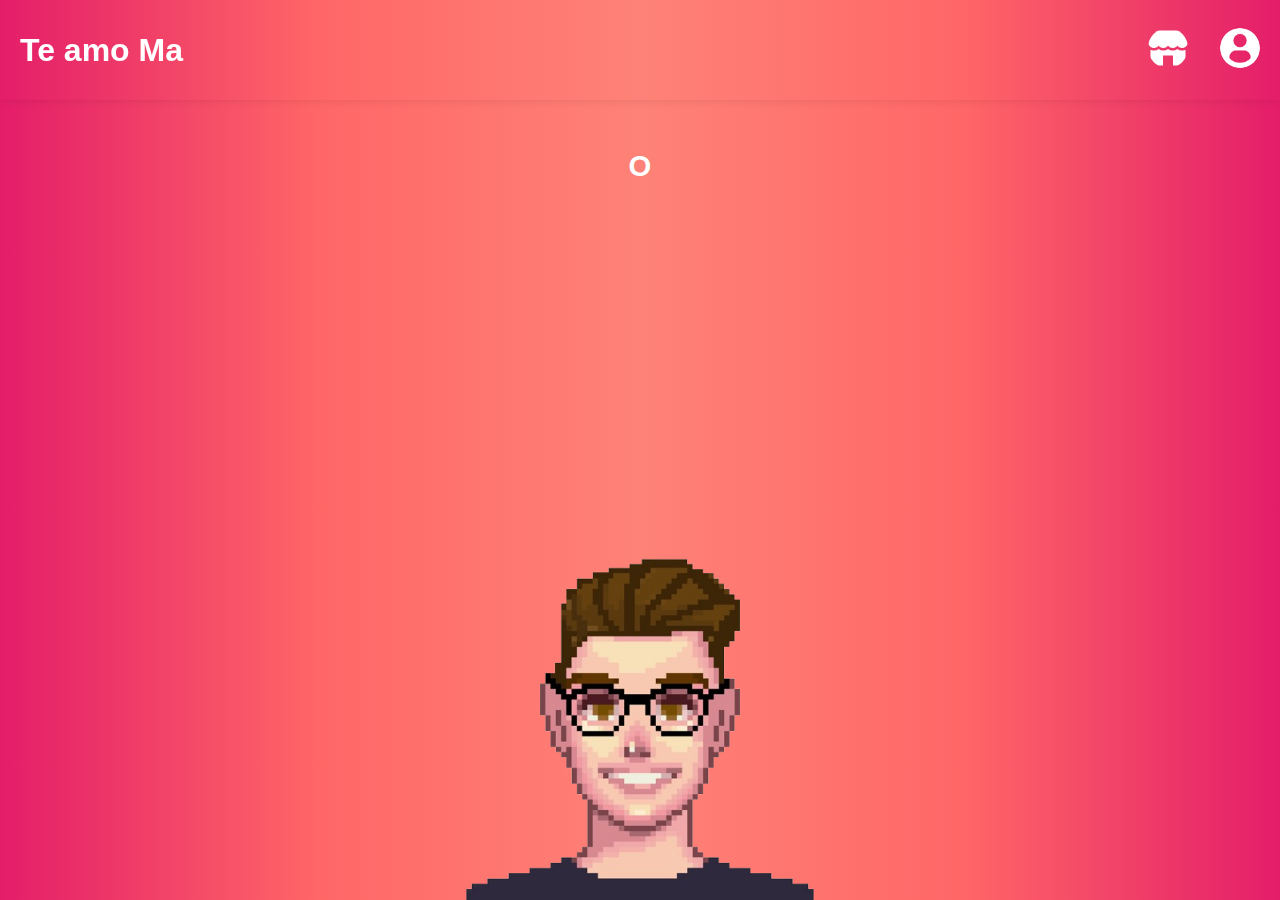
<file: index.html>
<!DOCTYPE html>
<html lang="pt-BR">
<head>
    <meta charset="UTF-8">
    <meta name="viewport" content="width=device-width, initial-scale=1.0">
    <meta http-equiv="Content-Security-Policy" content="default-src 'self'; style-src 'self' https://fonts.googleapis.com; font-src 'self' https://fonts.gstatic.com; connect-src 'self' https://backendlogindl.vercel.app;">
    <title>Home</title>
    <link rel="stylesheet" href="css/index.css">
    <link rel="shortcut icon" href="./assets/heart.png" type="image/x-icon">
    <link href="https://fonts.googleapis.com/css2?family=Roboto:wght@400;700&amp;display=swap" rel="stylesheet">
</head>
<body>
    <header>
        <input class="points" type="hidden">
        <div class="logo">
            <a href="#">
                <h1>Te amo Ma</h1>
            </a>
        </div>
        <div class="profile-icon">
            <a href="./loja.html">
                <img id="lojaNavNone" src="/assets/store.png" alt="Loja">
            </a>
            <a href="profile.html">
                <img id="profile" src="/assets/profile-user.png" alt="Ícone de Perfil">
            </a>
        </div>
    </header>
    <main>
        <section class="home">
            <div class="textos">
                <p class="typewriter"></p>
                <p class="typewriter"></p>
                <p class="typewriter"></p>
            </div>
            <div class="images-home">
                <img src="assets/avatar-big-david_NO_BG.png" alt="">
            </div>
        </section>
    </main>
    <script type="module" src="scripts/script.js"></script>
    <script src="https://cdn.jsdelivr.net/npm/sweetalert2@11"></script>
</body>
</html>
</file>
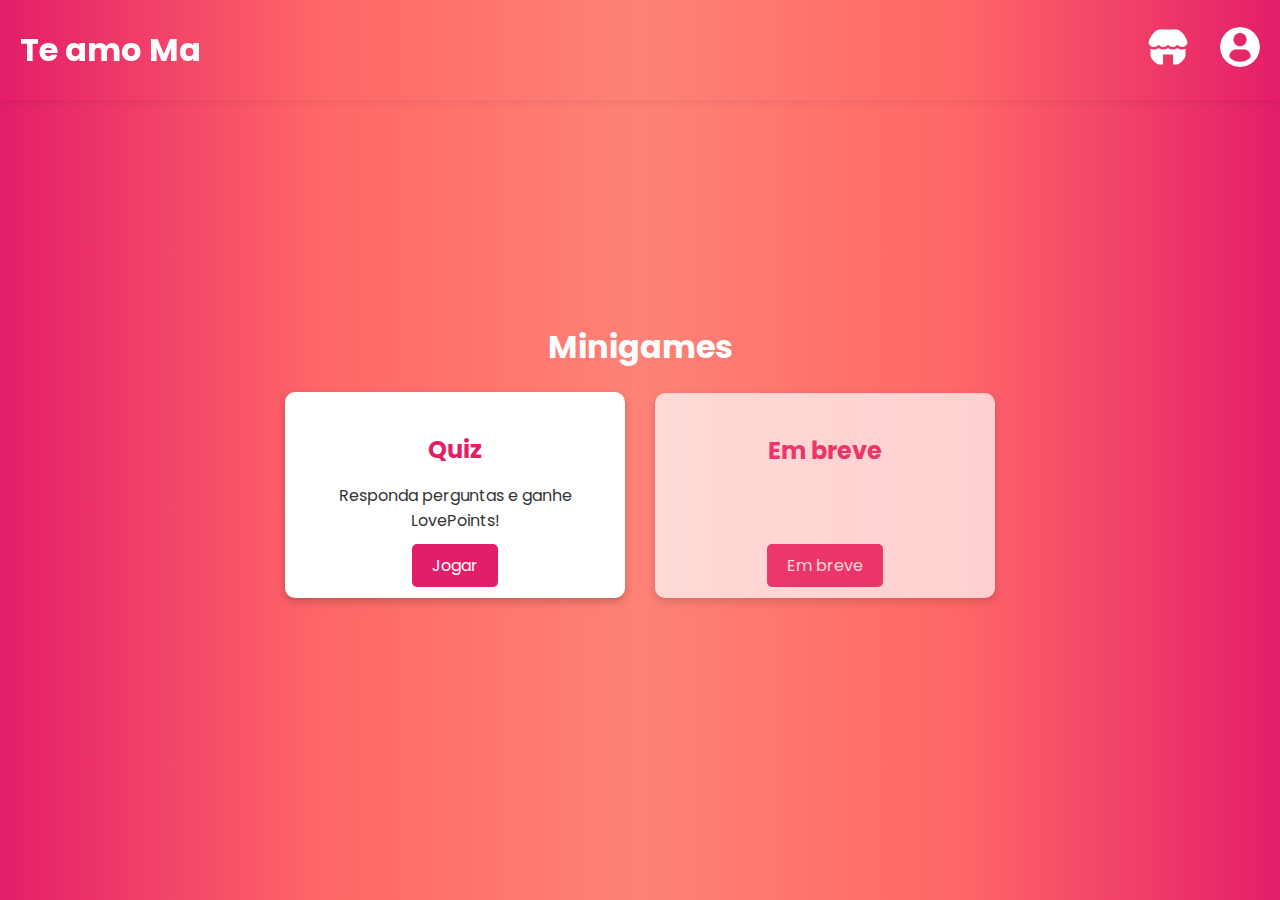
<file: como.html>
<!DOCTYPE html>
<html lang="en">
<head>
    <meta charset="UTF-8">
    <meta name="viewport" content="width=device-width, initial-scale=1.0">
    <title>Como Ganhar LovePoints</title>
    <link rel="shortcut icon" href="./assets/heart.png" type="image/x-icon">
    <link rel="stylesheet" href="./css/como.css">
</head>
<body>
    <header>
        <div class="logo">
            <a href="./index.html">
                <h1>Te amo Ma</h1>
            </a>
        </div>
        <div class="profile-icon">
            <a class="loja" href="./loja.html">
                <img id="lojaNav" src="/assets/store.png" alt="Loja">
            </a>
            <a class="profile" href="profile.html">
                <img id="profile" src="/assets/profile-user.png" alt="Ícone de Perfil">
            </a>
        </div>
    </header>
    <div class="container">
        <h1>Minigames</h1>
        <div class="games">
            <div class="card">
                <h2>Quiz</h2>
                <p>Responda perguntas e ganhe LovePoints!</p>
                <a href="quiz.html" class="button">Jogar</a>
            </div>
            <div class="card" style="opacity: 0.7;">
                <h2>Em breve</h2>
                </br>
                </br>
                </br>
                <a class="breve">Em breve</a>
            </div>
        </div>
    </div>
</body>
</html>
</file>
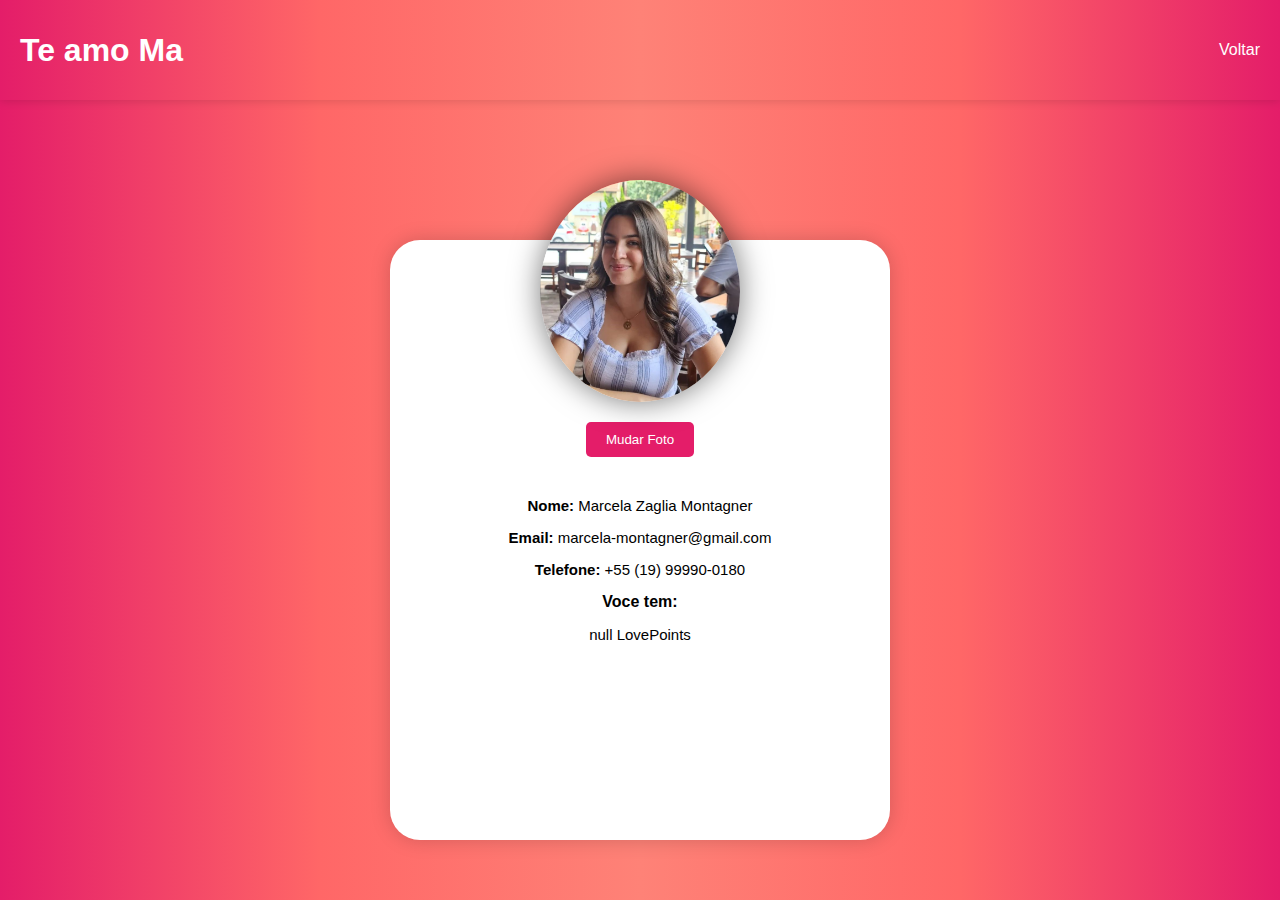
<file: profile.html>
<!DOCTYPE html>
<html lang="pt-BR">
<head>
    <meta charset="UTF-8">
    <meta name="viewport" content="width=device-width, initial-scale=1.0">
    <meta http-equiv="Content-Security-Policy" content="default-src 'self'; img-src 'self' data:; style-src 'self' https://fonts.googleapis.com; font-src 'self' https://fonts.gstatic.com; connect-src 'self' https://backendlogindl.vercel.app;">
    <title>Perfil</title>
    <link rel="stylesheet" href="./css/profile.css">
    <link rel="shortcut icon" href="./assets/heart.png" type="image/x-icon">
    <link href="https://fonts.googleapis.com/css2?family=Roboto:wght@400;700&amp;display=swap" rel="stylesheet">
</head>
<body>
    <header>
        <div class="logo">
            <a href="./index.html">
                <h1>Te amo Ma</h1>
            </a>
        </div>
        <div class="voltar">
            <a href="loja.html">
                <p>Voltar</p>
            </a>
        </div>
    </header>
    <main>
        <div class="fundo">
            <section class="profile-info">
                <div class="foto">
                    <input type="file" id="fileInput" class="fileInput">
                    <img id="profileImage" src="assets/profile_ma.png" alt="Foto de Perfil">
                    <button id="changePhotoButton">Mudar Foto</button>
                </div>
                <div class="textos">
                    <p><strong>Nome: </strong>Marcela Zaglia Montagner</p>
                    <p><strong>Email: </strong> marcela-montagner@gmail.com</p>
                    <p><strong>Telefone: </strong>+55 (19) 99990-0180</p>
                    <div class="qtdpontos">
                        <strong>Voce tem:</strong>
                        <p class="points"></p>
                    </div>
                </div>
            </section>
        </div>
    </main>
    <script type="module" src="./scripts/profile.js" nonce="2726c7f26c"></script>
</body>
</html>
</file>
<file: css/index.css>
@import url('https://fonts.googleapis.com/css2?family=Poppins:ital,wght@0,100;0,200;0,300;0,400;0,500;0,600;0,700;0,800;0,900;1,100;1,200;1,300;1,400;1,500;1,600;1,700;1,800;1,900&display=swap');

* {
  font-family: "Poppins", sans-serif;
}

body {
    margin: 0;
    padding: 0;
}

header {
    position: fixed;
    display: flex;
    align-items: center;
    justify-content: space-between;
    top: 0;
    left: 0;
    width: 100%;
    height: 6.25rem; /* 100px */
    animation: gradient 10s ease infinite;
    background: linear-gradient(90deg, #e41d69, #ff6767, #fe8277, #ff6767, #e41d69) no-repeat;
    box-shadow: 0 0 0.625rem rgba(0, 0, 0, 0.1); /* 10px */
}

.logo h1 {
    margin: 0;
    margin-left: 1.25rem; /* 20px */
    color: white;
    transition: 0.3s ease-in-out;
}

.logo h1:hover {
    opacity: 0.8;
}

.profile-icon {
    display: flex;
    align-items: center;
    margin-right: 1.25rem; /* 20px */
    gap: 2rem;
}

.profile-icon img {
    width: 2.5rem; /* 40px */
    height: 2.5rem; /* 40px */
    border-radius: 50%;
    cursor: pointer;
    filter: invert();
    opacity: 0.8;
    transition: 0.3s ease-in-out;
    opacity: 1;
}

.profile-icon img:hover {
    opacity: 0.8;
}

.home {
    color: #fff;
    width: 100vw;
    padding-top: 7.5rem; /* 120px */
}

.home p {
    font-size: 1.5rem; /* 24px */
    font-weight: 600;
}

main {
    height: 100vh;
    text-align: center;
    background: linear-gradient(90deg, #e41d69, #ff6767, #fe8277, #ff6767, #e41d69) no-repeat;
}

a {
    text-decoration: none;
    color: #fff;
}

.images-home img {
    position: fixed;
    bottom: 0;
    width: 25rem; /* 300px */
    left: 50%;
    transform: translateX(-50%);
    margin-bottom: -0.625rem; /* -10px */
    max-width: 100%; /* Adicionado para garantir que a imagem se ajuste ao tamanho da tela */
}

/* Media Queries */
@media screen and (min-width: 18.75em) and (max-width: 30em) { /* 300px - 480px */
    .header {
        height: 6.25rem; /* 100px */
        box-shadow: 0 0 0.625rem rgb(0, 0, 0); /* 10px */
    }
    .logo h1 {
        font-size: 1.5rem; /* 24px */
        margin-left: 1.5625rem; /* 25px */
    }

    .profile-icon {
        gap: 0.9375rem; /* 15px */
    }

    .profile-icon img {
        width: 1.875rem; /* 30px */
        height: 1.875rem; /* 30px */
    }

    .home {
        padding-top: 6.25rem; /* 100px */
    }

    .home .textos {
        padding-top: 1.25rem; /* 20px */
    }

    .home p {
        font-size: 1.125rem; /* 18px */
    }

    .home .images-home img {
        width: 20rem; /* 250px */
    }
}

@media (min-width: 30.0625em) and (max-width: 48em) { /* 481px - 768px */
    .header {
        height: 6.25rem; /* 100px */
    }
    .home {
        padding-top: 6.25rem; /* 100px */
    }

    .home .images-home img {
        width: 25rem; /* 300px */
    }
}

@media (min-width: 48.0625em) and (max-width: 64em) { /* 769px - 1024px */
    .home {
        padding-top: 6.875rem; /* 110px */
    }
}

@media (min-width: 64.0625em) { /* 1025px */
    .home {
        padding-top: 7.5rem; /* 120px */
    }
}

@media (min-width: 75em) { /* 1200px */
    header {
        height: 6.25rem; /* 100px */
    }

    .logo h1 {
        font-size: 2rem; /* 32px */
        margin-left: 1.25rem; /* 20px */
    }
    .home p {
        font-size: 1.25rem; /* 20px */
    }
}
</file>
<file: css/como.css>
@import url('https://fonts.googleapis.com/css2?family=Poppins:ital,wght@0,100;0,200;0,300;0,400;0,500;0,600;0,700;0,800;0,900;1,100;1,200;1,300;1,400;1,500;1,600;1,700;1,800;1,900&display=swap');

* {
  font-family: "Poppins", sans-serif;
}

body {
  margin: 0;
  padding: 0;
  display: flex;
  justify-content: center;
  align-items: center;
  height: 100vh;
  background: linear-gradient(90deg, #e41d69, #ff6767, #fe8277,#ff6767, #e41d69) no-repeat;
}

header {
  position: fixed;
  display: flex;
  align-items: center;
  justify-content: space-between;
  top: 0;
  left: 0;
  width: 100%;
  height: 100px;
  z-index: 10;
  background: linear-gradient(90deg, #e41d69, #ff6767, #fe8277,#ff6767, #e41d69) no-repeat;
  box-shadow: 0 0 10px rgba(0, 0, 0, 0.1);
}

.logo h1 {
  margin: 0;
  margin-left: 20px;
  color: white;
  transition: 0.3s ease-in-out;
}

.logo h1:hover {
  opacity: 0.8;
}

.profile-icon {
  display: flex;
  align-items: center;
  gap: 2rem;
}

.profile-icon img {
  width: 40px;
  height: 40px;
  border-radius: 50%;
  cursor: pointer;
  filter: invert();
}

.profile-icon .profile {
  margin-right: 20px;
}

.home {
  position: fixed;
  background: linear-gradient(90deg, #e41d69, #ff6767, #fe8277,#ff6767, #e41d69) no-repeat;
  color: #fff;
  width: 100vw;
}

a {
  text-decoration: none;
}

.container {
  text-align: center;
}

h1 {
  color: white;
}

.card {
  background: white;
  border-radius: 10px;
  padding: 20px;
  box-shadow: 0 4px 8px rgba(0, 0, 0, 0.2);
  width: 300px;
  margin: auto;
}

.card h2 {
  color: #e41d69;
  margin-bottom: 10px;
}

.card p {
  color: #333;
  margin-bottom: 20px;
}

.button {
  background: #e41d69;
  color: white;
  padding: 10px 20px;
  text-decoration: none;
  border-radius: 5px;
  transition: background 0.3s ease;
}

.breve {
  background: #e41d69;
  color: white;
  padding: 10px 20px;
  text-decoration: none;
  border-radius: 5px;
  transition: background 0.3s ease;
}

.button:hover {
  background: #ff6767;
}

.games {
  display: flex;
  gap: 30px;
}

@keyframes gradientAnimation {
  0% { background-position: 0% 50%; }
  50% { background-position: 100% 50%; }
  100% { background-position: 0% 50%; }
}

/* Media Queries */
@media only screen and (min-width: 300px) and (max-width: 480px) {
    .logo h1 {
      font-size: 24px;
    }
  
    .profile-icon img {
      width: 35px;
      height: 35px;
    }
  
    .card {
      width: 70%;
      padding: 15px;
    }

    .games {
        display: grid;
    }
  
    .button, .breve {
      padding: 8px 15px;
      font-size: 0.9em;
    }
  }


/* iPads, tablets (481px - 768px) */
@media only screen and (min-width: 481px) and (max-width: 768px) {
  .logo h1 {
    font-size: 24px;
  }

  .profile-icon img {
    width: 35px;
    height: 35px;
  }

  .card {
    width: 70%;
    padding: 15px;
  }

  .button, .breve {
    padding: 8px 15px;
    font-size: 0.9em;
  }
}

/* Telas pequenas, laptops (769px - 1024px) */
@media only screen and (min-width: 769px) and (max-width: 1024px) {
  header {
    height: 90px;
  }

  .logo h1 {
    font-size: 28px;
  }

  .profile-icon img {
    width: 38px;
    height: 38px;
  }

  .card {
    width: 60%;
    padding: 18px;
  }

  .button, .breve {
    padding: 9px 18px;
    font-size: 1em;
  }
}

/* Desktops, telas grandes (1025px - 1200px) */
@media only screen and (min-width: 1025px) and (max-width: 1200px) {
  header {
    height: 100px;
  }

  .logo h1 {
    font-size: 32px;
  }

  .profile-icon img {
    width: 40px;
    height: 40px;
  }

  .card {
    width: 50%;
    padding: 20px;
  }

  .button, .breve {
    padding: 10px 20px;
    font-size: 1.1em;
  }
}
</file>
<file: css/profile.css>
@import url('https://fonts.googleapis.com/css2?family=Poppins:ital,wght@0,100;0,200;0,300;0,400;0,500;0,600;0,700;0,800;0,900;1,100;1,200;1,300;1,400;1,500;1,600;1,700;1,800;1,900&display=swap');

* {
    font-family: "Poppins", sans-serif;
}

body {
    margin: 0;
    padding: 0;
    overflow: hidden;
}

.fundo {
    background: linear-gradient(90deg, #e41d69, #ff6767, #fe8277,#ff6767, #e41d69) no-repeat;
    display: flex;
    justify-content: center;
    width: 100vw;
    height: 110%;
}

header {
    position: fixed;
    display: flex;
    align-items: center;
    justify-content: space-between;
    top: 0;
    left: 0;
    width: 100%;
    height: 100px;
    z-index: 10;
    animation: gradient 10s ease infinite;
    background: linear-gradient(90deg, #e41d69, #ff6767, #fe8277,#ff6767, #e41d69) no-repeat;
    background-size: 100% 100%;
    box-shadow: 0 0 10px rgba(0, 0, 0, 0.167);
}

.logo h1 {
    margin: 0;
    margin-left: 20px;
    color: white;
    transition: 0.3s ease-in-out;
}

.logo h1:hover {
    opacity: 0.8;
}

.profile-icon img {
    width: 40px;
    height: 40px;
    border-radius: 50%;
    cursor: pointer;
}

main {
    position: fixed;
    display: grid;
    left: 50%;
    height: 100vh;
    transform: translateX(-50%);
}

.profile-info {
    background-color: white;
    align-items: start;
    justify-content: center;
    position: fixed;
    text-align: center;
    width: 500px;
    height: 600px;
    margin: 15rem 0;
    margin-bottom: 3rem;
    border-radius: 30px;
    box-shadow: 0 0 20px rgba(0, 0, 0, 0.178);
}

.profile-info h2 {
    margin-top: 0;
}

.profile-info img {
    position: relative;
    left: 50%;
    transform: translateX(-50%);
    margin-top: -60px;
    width: 40%;
    height: 43%;
    border-radius: 50%;
    box-shadow: 0 0 30px rgba(0, 0, 0, 0.527);
    display: block; /* Remove o espaço em branco abaixo da imagem */
    overflow: hidden;
}

.profile-info p {
    font-size: 15px;
}

.profile-info p:nth-last-child(4) {
    margin-top: 40px;
}

.voltar p {
    margin-right: 20px;
}

.voltar p, a {
    color: #fff;
    text-decoration: none;
}

.voltar p:hover {
    opacity: 0.8;
}

.fileInput {
    display: none;
}

#changePhotoButton {
    margin-top: 20px;
    padding: 10px 20px;
    border: none;
    background-color: #e41d69;
    color: white;
    border-radius: 5px;
    cursor: pointer;
}

#changePhotoButton:hover {
    background-color: #d81862;
}

@keyframes gradient {
    0% {
      background-position: 0 50%;
    }
    50% {
      background-position: 100% 50%;
    }
    100% {
      background-position: 0 50%;
    }
}

/* Media Queries */
@media screen and (min-width: 300px) and (max-width: 480px) {
    header {
        height: 100px;
    }
    .logo h1 {
        font-size: 24px;
        margin-left: 25px;
    }

    .profile-info img {
        width: 100px;
        height: 100px;
    }

    .profile-info {
        width: 70%;
        height: 64%;
        margin-bottom: 10px;
    }

    .profile-info p {
        font-size: 14px;
    }

    .textos{
        margin-top: 8rem;
    }
}

@media screen and (min-width: 481px) and (max-width: 768px) {
    header {
        height: 80px;
    }
    .logo h1 {
        font-size: 20px;
        margin-left: 15px;
    }
    .profile-icon img {
        width: 35px;
        height: 35px;
    }
    .profile-info {
        width: 80%;
        height: 65%;
    }
    .profile-info img {
        width: 120px;
        height: 120px;
    }
    .profile-info p {
        font-size: 14px;
    }
}

@media screen and (min-width: 769px) and (max-width: 1024px) {
    header {
        height: 80px;
    }
    .logo h1 {
        font-size: 24px;
        margin-left: 20px;
    }
    .profile-icon img {
        width: 35px;
        height: 35px;
    }
    .profile-info {
        width: 85%;
        height: 65%;
        display: flex;
        justify-content: space-between;
    }
    .profile-info img {
        width: 150px;
        height: 150px;
        left: 0;
        transform: translateX(0);
        margin-top: 0;
        box-shadow: none;
    }
    .profile-info p {
        position: relative;
        font-size: 16px;
        text-align: center;
    }
}

@media screen and (min-width: 1025px) and (max-width: 1200px) {
    header {
        height: 80px;
    }
    .logo h1 {
        font-size: 28px;
        margin-left: 20px;
    }
    .profile-icon img {
        width: 40px;
        height: 40px;
    }
    .profile-info {
        width: 60%;
        height: auto;
    }
    .profile-info img {
        width: 220px;
        height: 220px;
    }
    .profile-info p {
        font-size: 16px;
    }
}
</file>
